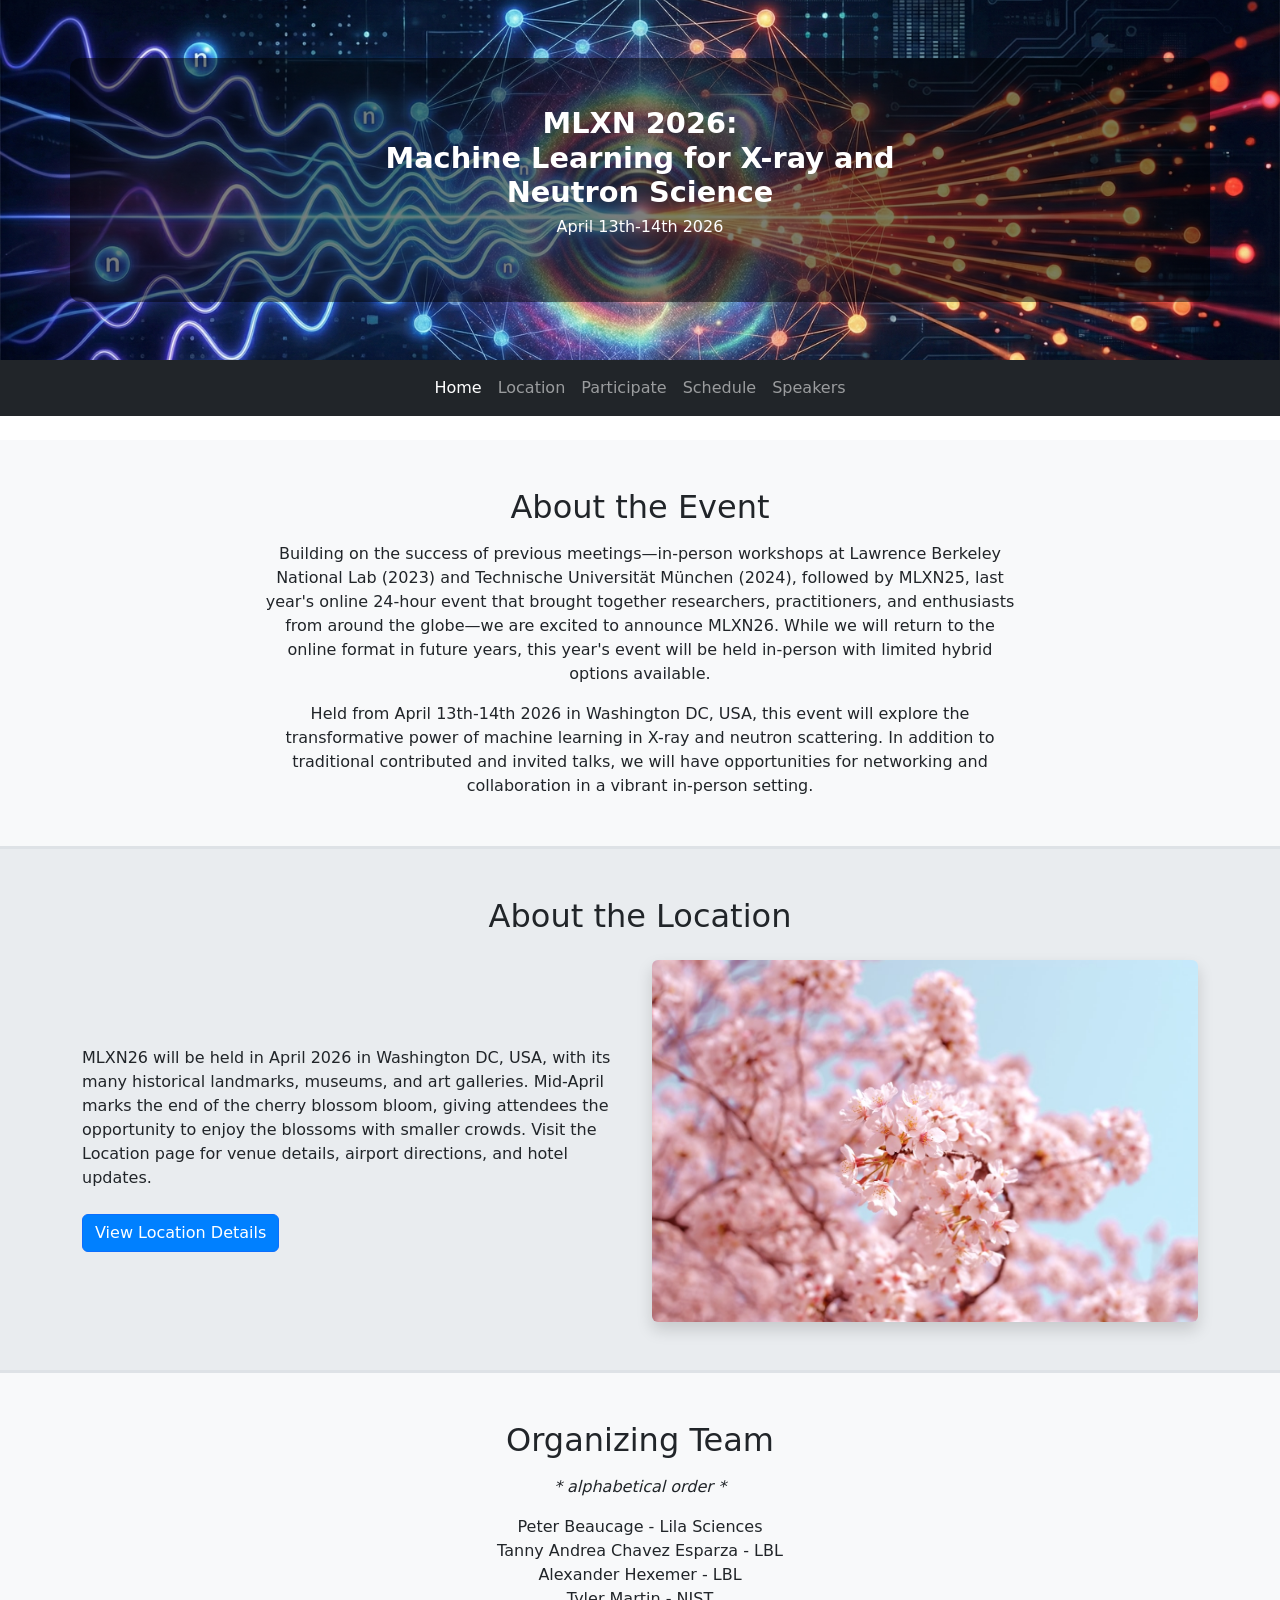
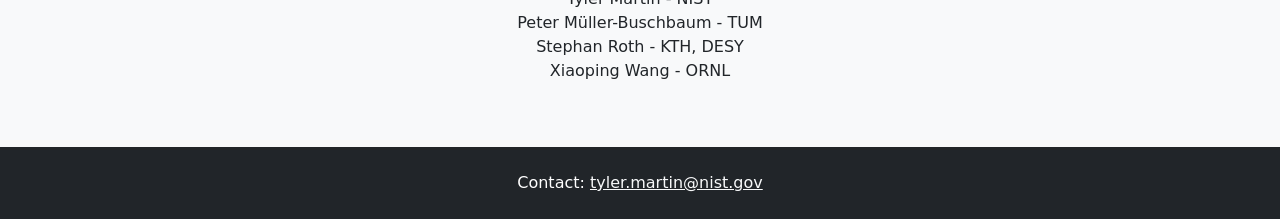
<file: index.html>
<!DOCTYPE html>
<html lang="en">
<head>
    <meta charset="UTF-8">
    <meta name="viewport" content="width=device-width, initial-scale=1.0">
    <title>MLXN 2026 Symposium</title>

    <link href="https://cdn.jsdelivr.net/npm/bootstrap@5.3.2/dist/css/bootstrap.min.css" rel="stylesheet">
    <link href="styles.css" rel="stylesheet">

    <!-- NIST Footer -->
   <link rel="stylesheet" href="https://pages.nist.gov/nist-header-footer/css/nist-combined.css">
   <script src="https://pages.nist.gov/nist-header-footer/js/nist-header-footer.js" type="text/javascript" defer="defer"></script>

    <!-- NIST Leave Notice -->
    <script type="text/javascript" src="https://code.jquery.com/jquery-1.12.4.min.js"></script>
    <script type="text/javascript" src="https://pages.nist.gov/leaveNotice/js/jquery.leaveNotice-nist.min.js"></script>
    <link rel="stylesheet" type="text/css" href="https://pages.nist.gov/leaveNotice/css/jquery.leaveNotice.css" />


    <script type="text/javascript">
        $(function(){
         $('a[rel=external]').filter(function () {
             return !/\.nist\.gov$/i.test(this.hostname) && this.hostname.toLowerCase() !== 'nist.gov';
         }).leaveNotice();
        });
    </script>
</head>
<body>

    <!--
    <div class="alert alert-warning text-center mb-0" role="alert">
        This website is in development. All details are subject to change.
    </div>
    -->

    <!-- Hero Section -->
    <header class="hero d-flex flex-column justify-content-center align-items-center text-center">
        <div class="container text-white py-5">
            <h1 class="display-4 fw-bold">MLXN 2026:<br/> Machine Learning for X-ray and <br/> Neutron Science</h1>
            <p class="lead"> April 13th-14th 2026 </p>
            <!-- <a href="https://forms.gle/H5YNSt72dLBRPrXT7" rel="external" class="btn btn-primary btn-lg mt-3">Register Now</a> -->
            <!-- <a href="https://forms.gle/bDFXMEPGEKgv2yoD7" rel="external" class="btn btn-primary btn-lg mt-3">Submit a Talk</a> -->

        </div>
    </header>

    <!-- Navigation Bar -->
    <nav class="navbar navbar-expand-lg navbar-dark bg-dark mb-4">
        <div class="container">
            <button class="navbar-toggler" type="button" data-bs-toggle="collapse" data-bs-target="#navbarNav" aria-controls="navbarNav" aria-expanded="false" aria-label="Toggle navigation">
                <span class="navbar-toggler-icon"></span>
            </button>
            <div class="collapse navbar-collapse justify-content-center" id="navbarNav">
                <ul class="navbar-nav">
                    <li class="nav-item">
                        <a class="nav-link active" href="index.html">Home</a>
                    </li>
                    <li class="nav-item">
                        <a class="nav-link" href="location.html">Location</a>
                    </li>
                    <li class="nav-item">
                        <a class="nav-link" href="participate.html">Participate</a>
                    </li>
                    <li class="nav-item">
                        <a class="nav-link" href="schedule.html">Schedule</a>
                    </li>
                    <li class="nav-item">
                        <a class="nav-link" href="speakers.html">Speakers</a>
                    </li>
                    <!-- 
                    <li class="nav-item">
                        <a class="nav-link" href="https://forms.gle/H5YNSt72dLBRPrXT7" rel="external">Meeting Registration</a>
                    </li>
                    <li class="nav-item">
                        <a class="nav-link" href="https://forms.gle/bDFXMEPGEKgv2yoD7" rel="external">Talk Submission</a>
                    </li> 
                    -->
                </ul>
            </div>
        </div>
    </nav>

    <!-- Connection Information Banner -->
    <!--
    <div class="alert alert-info text-center mb-4" role="alert">
        <div class="d-flex align-items-center justify-content-center">
            <svg xmlns="http://www.w3.org/2000/svg" width="24" height="24" fill="currentColor" class="bi bi-info-circle-fill flex-shrink-0 me-2" viewBox="0 0 16 16">
                <path d="M8 16A8 8 0 1 0 8 0a8 8 0 0 0 0 16zm.93-9.412-1 4.705c-.07.34.029.533.304.533.194 0 .487-.07.686-.246l-.088.416c-.287.346-.92.598-1.465.598-.703 0-1.002-.422-.808-1.319l.738-3.468c.064-.293.006-.399-.287-.47l-.451-.081.082-.381 2.29-.287zM8 5.5a1 1 0 1 1 0-2 1 1 0 0 1 0 2z"/>
            </svg>
            <div>
                <strong>Connection information</strong> was distributed to all registered participants. Please contact <a href="mailto:tyler.martin@nist.gov">tyler.martin@nist.gov</a> if you did not receive the email.
            </div>
        </div>
    </div>
    -->

    <!-- About Section -->
    <section id="about" class="py-5 bg-light">
        <div class="container text-center">
            <h2>About the Event</h2>
            <p class="mt-3">
                Building on the success of previous meetings—in-person workshops at Lawrence Berkeley National Lab (2023) 
                and Technische Universität München (2024), followed by MLXN25, last year's online 24-hour event that brought 
                together researchers, practitioners, and enthusiasts from around the globe—we are excited to announce MLXN26. 
                While we will return to the online format in future years, this year's event will be held in-person with 
                limited hybrid options available.
            </p>
            <p class="mt-3">
                Held from April 13th-14th 2026 in Washington DC, USA, this event will explore the transformative power of 
                machine learning in X-ray and neutron scattering. In addition to traditional contributed and invited talks, 
                we will have opportunities for networking and collaboration in a vibrant in-person setting.
            </p>
        </div>
    </section>

    <!-- About the Location Section -->
    <section id="location" class="py-5 location-section">
        <div class="container">
            <h2 class="text-center mb-4">About the Location</h2>
            <div class="row align-items-center">
                <div class="col-md-6">
                    <p class="mt-3">
                        MLXN26 will be held in April 2026 in Washington DC, USA, with its many historical landmarks, museums, and art galleries.
                        Mid-April marks the end of the cherry blossom bloom, giving attendees the opportunity to enjoy the blossoms
                        with smaller crowds. Visit the Location page for venue details, airport directions, and hotel updates.
                    </p>
                    <div class="mt-4">
                        <a class="btn btn-primary" href="location.html">View Location Details</a>
                    </div>
                </div>
                <div class="col-md-6 text-center mt-4 mt-md-0">
                    <img src="cherry-blossoms.jpg" alt="Cherry blossoms in Washington DC" class="img-fluid rounded shadow" style="max-height: 400px; width: auto; object-fit: cover;">
                </div>
            </div>
        </div>
    </section>


    <!-- Organizing Team Section -->
    <section id="organizing-team" class="py-5 bg-light">
        <div class="container text-center">
            <h2>Organizing Team</h2>
            <p class="mt-3"><em>* alphabetical order *</em></p>
            <ul class="list-unstyled mt-3">
                <li>Peter Beaucage - Lila Sciences</li>
                <li>Tanny Andrea Chavez Esparza - LBL</li>
                <li>Alexander Hexemer - LBL</li>
                <li>Tyler Martin - NIST</li>
                <li>Peter Müller-Buschbaum - TUM</li>
                <li>Stephan Roth - KTH, DESY</li>
                <li>Xiaoping Wang - ORNL</li>
            </ul>
        </div>
    </section>

    <!-- Footer -->
    <footer class="py-4 bg-dark text-white text-center">
        <p>Contact: <a href="mailto:tyler.martin@nist.gov" class="text-light">tyler.martin@nist.gov</a></p>
    </footer>

    <script src="https://cdn.jsdelivr.net/npm/bootstrap@5.3.2/dist/js/bootstrap.bundle.min.js"></script>
</body>
</html>
</file>
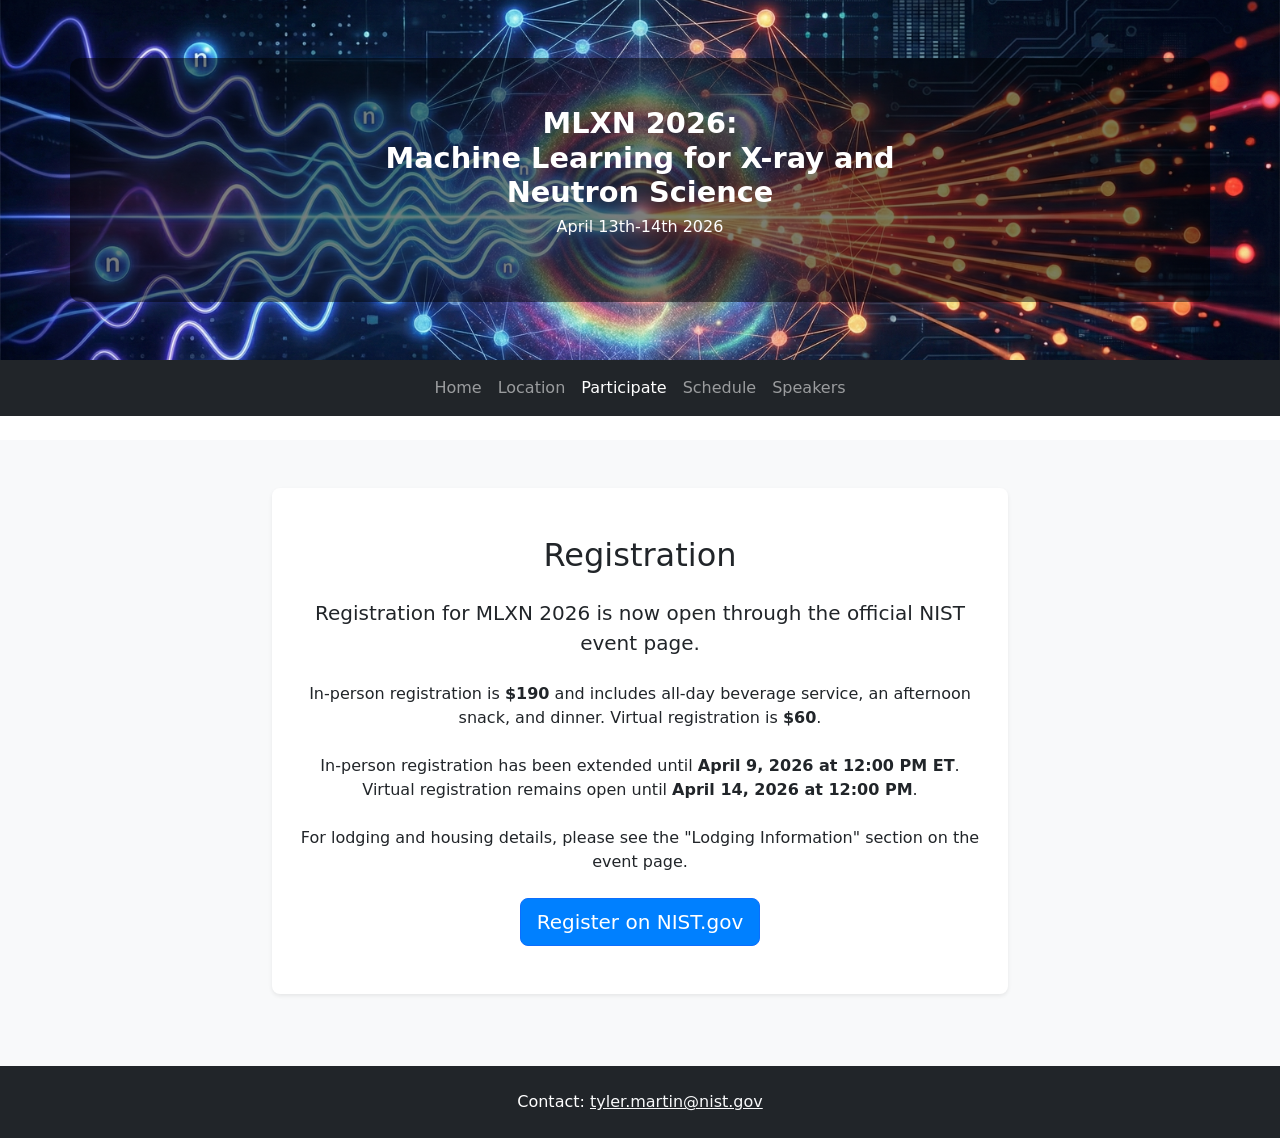
<file: participate.html>
<!DOCTYPE html>
<html lang="en">
<head>
    <meta charset="UTF-8">
    <meta name="viewport" content="width=device-width, initial-scale=1.0">
    <title>MLXN 2026 Symposium | Participate</title>

    <link href="https://cdn.jsdelivr.net/npm/bootstrap@5.3.2/dist/css/bootstrap.min.css" rel="stylesheet">
    <link href="styles.css" rel="stylesheet">

    <!-- NIST Footer -->
   <link rel="stylesheet" href="https://pages.nist.gov/nist-header-footer/css/nist-combined.css">
   <script src="https://pages.nist.gov/nist-header-footer/js/nist-header-footer.js" type="text/javascript" defer="defer"></script>

    <!-- NIST Leave Notice -->
    <script type="text/javascript" src="https://code.jquery.com/jquery-1.12.4.min.js"></script>
    <script type="text/javascript" src="https://pages.nist.gov/leaveNotice/js/jquery.leaveNotice-nist.min.js"></script>
    <link rel="stylesheet" type="text/css" href="https://pages.nist.gov/leaveNotice/css/jquery.leaveNotice.css" />

    <script type="text/javascript">
        $(function(){
         $('a[rel=external]').filter(function () {
             return !/\.nist\.gov$/i.test(this.hostname) && this.hostname.toLowerCase() !== 'nist.gov';
         }).leaveNotice();
        });
    </script>
</head>
<body>
    <!-- Hero Section -->
    <header class="hero d-flex flex-column justify-content-center align-items-center text-center">
        <div class="container text-white py-5">
            <h1 class="display-4 fw-bold">MLXN 2026:<br/> Machine Learning for X-ray and <br/> Neutron Science</h1>
            <p class="lead"> April 13th-14th 2026 </p>
        </div>
    </header>

    <!-- Navigation Bar -->
    <nav class="navbar navbar-expand-lg navbar-dark bg-dark mb-4">
        <div class="container">
            <button class="navbar-toggler" type="button" data-bs-toggle="collapse" data-bs-target="#navbarNav" aria-controls="navbarNav" aria-expanded="false" aria-label="Toggle navigation">
                <span class="navbar-toggler-icon"></span>
            </button>
            <div class="collapse navbar-collapse justify-content-center" id="navbarNav">
                <ul class="navbar-nav">
                    <li class="nav-item">
                        <a class="nav-link" href="index.html">Home</a>
                    </li>
                    <li class="nav-item">
                        <a class="nav-link" href="location.html">Location</a>
                    </li>
                    <li class="nav-item">
                        <a class="nav-link active" href="participate.html">Participate</a>
                    </li>
                    <li class="nav-item">
                        <a class="nav-link" href="schedule.html">Schedule</a>
                    </li>
                    <li class="nav-item">
                        <a class="nav-link" href="speakers.html">Speakers</a>
                    </li>
                    <!-- 
                    <li class="nav-item">
                        <a class="nav-link" href="https://forms.gle/bDFXMEPGEKgv2yoD7" rel="external">Talk Submission</a>
                    </li> 
                    -->
                </ul>
            </div>
        </div>
    </nav>

    <!-- Participate Section -->
    <section class="py-5 bg-light">
        <div class="container">
            <div class="row justify-content-center">
                <div class="col-lg-8">
                    <!-- Registration Card -->
                    <div class="card shadow-sm mb-4">
                        <div class="card-body text-center py-5">
                            <h2 class="mb-4">Registration</h2>
                            <p class="lead mb-4">
                                Registration for MLXN 2026 is now open through the official NIST event page.
                            </p>
                            <p class="mb-4">
                                In-person registration is <strong>$190</strong> and includes all-day beverage service, an afternoon snack, and dinner. Virtual registration is <strong>$60</strong>.
                            </p>
                            <p class="mb-4">
                                In-person registration has been extended until <strong>April 9, 2026 at 12:00 PM ET</strong>. Virtual registration remains open until <strong>April 14, 2026 at 12:00 PM</strong>.
                            </p>
                            <p class="mb-4">
                                For lodging and housing details, please see the "Lodging Information" section on the event page.
                            </p>
                            <div class="mt-4">
                                <a href="https://www.nist.gov/news-events/events/2026/04/mlxn-machine-learning-x-ray-and-neutron-scattering" rel="external" class="btn btn-primary btn-lg">Register on NIST.gov</a>
                            </div>
                        </div>
                    </div>
                </div>
            </div>
        </div>
    </section>

    <!-- Footer -->
    <footer class="py-4 bg-dark text-white text-center">
        <p>Contact: <a href="mailto:tyler.martin@nist.gov" class="text-light">tyler.martin@nist.gov</a></p>
    </footer>

    <script src="https://cdn.jsdelivr.net/npm/bootstrap@5.3.2/dist/js/bootstrap.bundle.min.js"></script>
</body>
</html>
</file>
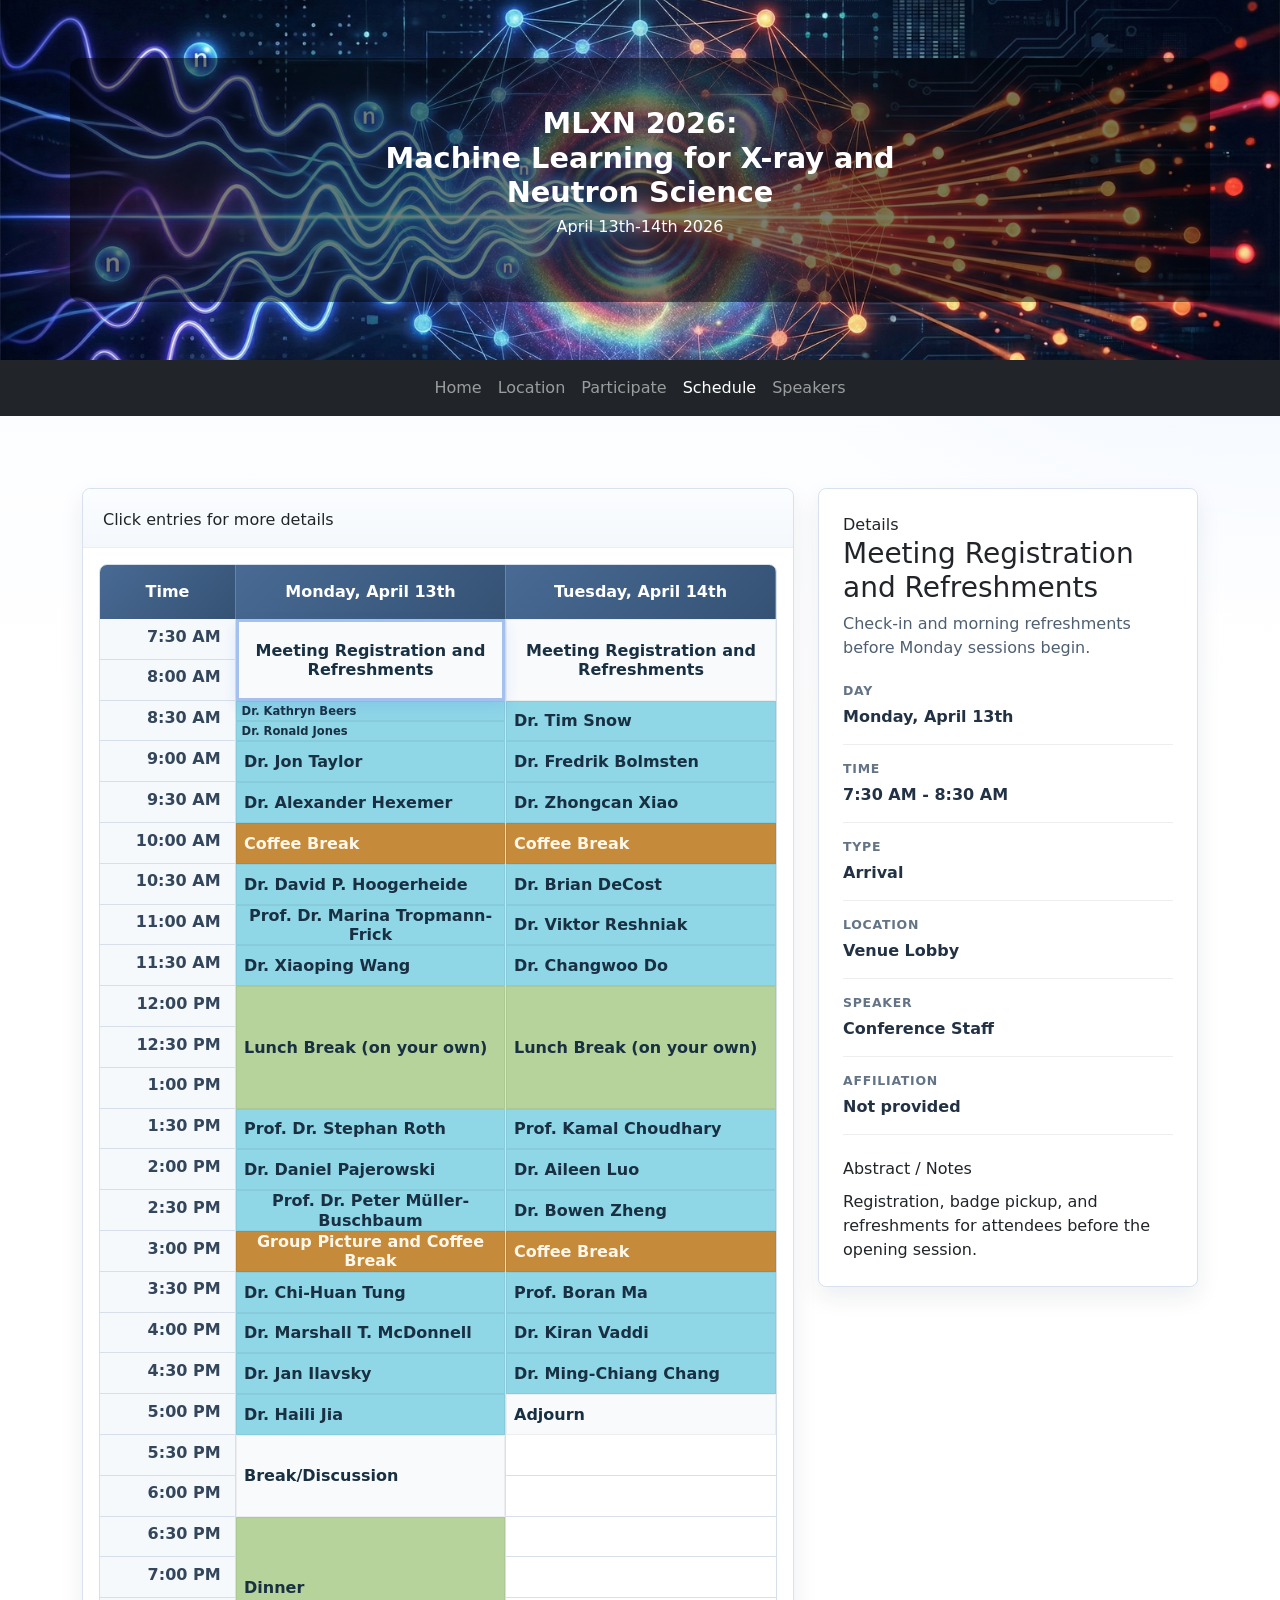
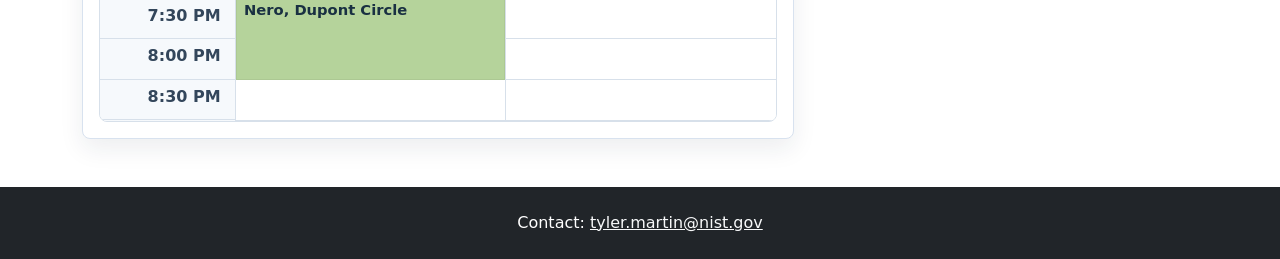
<file: schedule.html>
<!DOCTYPE html>
<html lang="en">
<head>
    <meta charset="UTF-8">
    <meta name="viewport" content="width=device-width, initial-scale=1.0">
    <title>MLXN 2026 Symposium | Schedule</title>

    <link href="https://cdn.jsdelivr.net/npm/bootstrap@5.3.2/dist/css/bootstrap.min.css" rel="stylesheet">
    <link href="styles.css" rel="stylesheet">

    <!-- NIST Footer -->
   <link rel="stylesheet" href="https://pages.nist.gov/nist-header-footer/css/nist-combined.css">
   <script src="https://pages.nist.gov/nist-header-footer/js/nist-header-footer.js" type="text/javascript" defer="defer"></script>

    <!-- NIST Leave Notice -->
    <script type="text/javascript" src="https://code.jquery.com/jquery-1.12.4.min.js"></script>
    <script type="text/javascript" src="https://pages.nist.gov/leaveNotice/js/jquery.leaveNotice-nist.min.js"></script>
    <link rel="stylesheet" type="text/css" href="https://pages.nist.gov/leaveNotice/css/jquery.leaveNotice.css" />

    <script type="text/javascript">
        $(function(){
         $('a[rel=external]').filter(function () {
             return !/\.nist\.gov$/i.test(this.hostname) && this.hostname.toLowerCase() !== 'nist.gov';
         }).leaveNotice();
        });
    </script>
</head>
<body class="schedule-agenda-page">
    <!-- Hero Section -->
    <header class="hero d-flex flex-column justify-content-center align-items-center text-center">
        <div class="container text-white py-5">
            <h1 class="display-4 fw-bold">MLXN 2026:<br/> Machine Learning for X-ray and <br/> Neutron Science</h1>
            <p class="lead"> April 13th-14th 2026 </p>
        </div>
    </header>

    <!-- Navigation Bar -->
    <nav class="navbar navbar-expand-lg navbar-dark bg-dark mb-4">
        <div class="container">
            <button class="navbar-toggler" type="button" data-bs-toggle="collapse" data-bs-target="#navbarNav" aria-controls="navbarNav" aria-expanded="false" aria-label="Toggle navigation">
                <span class="navbar-toggler-icon"></span>
            </button>
            <div class="collapse navbar-collapse justify-content-center" id="navbarNav">
                <ul class="navbar-nav">
                    <li class="nav-item">
                        <a class="nav-link" href="index.html">Home</a>
                    </li>
                    <li class="nav-item">
                        <a class="nav-link" href="location.html">Location</a>
                    </li>
                    <li class="nav-item">
                        <a class="nav-link" href="participate.html">Participate</a>
                    </li>
                    <li class="nav-item">
                        <a class="nav-link active" href="schedule.html">Schedule</a>
                    </li>
                    <li class="nav-item">
                        <a class="nav-link" href="speakers.html">Speakers</a>
                    </li>
                </ul>
            </div>
        </div>
    </nav>

    <section class="py-5">
        <div class="container">

            <div id="scheduleError" class="alert alert-danger d-none" role="alert"></div>

            <div class="agenda-layout">
                <section class="agenda-board-shell" aria-labelledby="agenda-title">
                    <div class="agenda-board-header">
                        <div>
                            <span class="eyebrow">Click entries for more details</span>
                        </div>
                    </div>
                    <div id="agendaBoard" class="agenda-board" aria-live="polite"></div>
                </section>

                <aside class="agenda-detail-shell" aria-labelledby="agenda-detail-title">
                    <div class="agenda-detail-card">
                        <span class="eyebrow">Details</span>
                        <h3 id="agenda-detail-title">Select a session</h3>
                        <p id="agendaDetailSummary" class="agenda-detail-summary">
                            Choose any agenda block to review timing, speakers, and session information.
                        </p>

                        <dl class="agenda-detail-meta">
                            <div>
                                <dt>Day</dt>
                                <dd id="agendaDetailDay">Not selected</dd>
                            </div>
                            <div>
                                <dt>Time</dt>
                                <dd id="agendaDetailTime">Not selected</dd>
                            </div>
                            <div>
                                <dt>Type</dt>
                                <dd id="agendaDetailType">Not selected</dd>
                            </div>
                            <div>
                                <dt>Location</dt>
                                <dd id="agendaDetailLocation">Not selected</dd>
                            </div>
                            <div>
                                <dt>Speaker</dt>
                                <dd id="agendaDetailSpeaker">Not selected</dd>
                            </div>
                            <div>
                                <dt>Affiliation</dt>
                                <dd id="agendaDetailAffiliation">Not selected</dd>
                            </div>
                        </dl>

                        <div class="agenda-detail-section">
                            <h4>Abstract / Notes</h4>
                            <p id="agendaDetailAbstract" class="mb-0">
                                Session details will appear here after you select an item.
                            </p>
                        </div>
                    </div>
                </aside>
            </div>
        </div>
    </section>

    <!-- Footer -->
    <footer class="py-4 bg-dark text-white text-center">
        <p>Contact: <a href="mailto:tyler.martin@nist.gov" class="text-light">tyler.martin@nist.gov</a></p>
    </footer>

    <script src="https://cdn.jsdelivr.net/npm/bootstrap@5.3.2/dist/js/bootstrap.bundle.min.js"></script>
    <script defer src="schedule.js"></script>
</body>
</html>
</file>
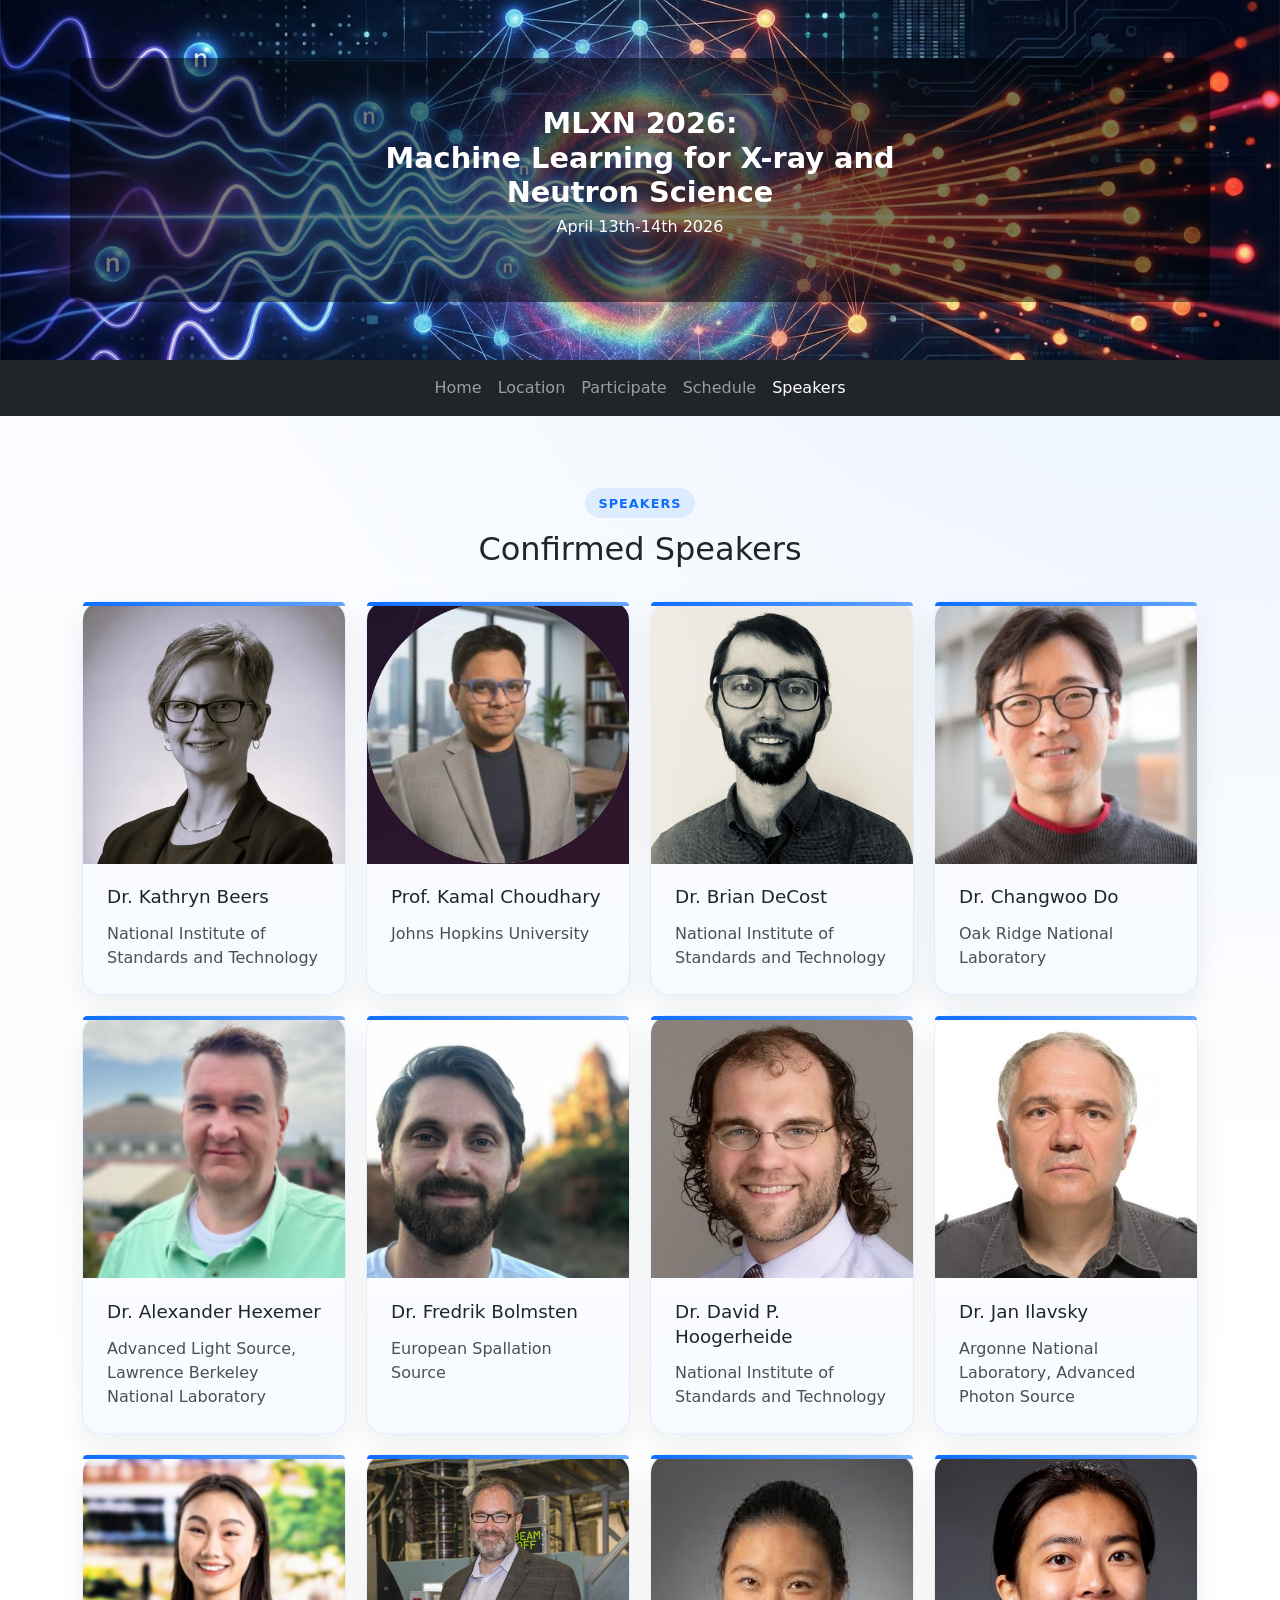
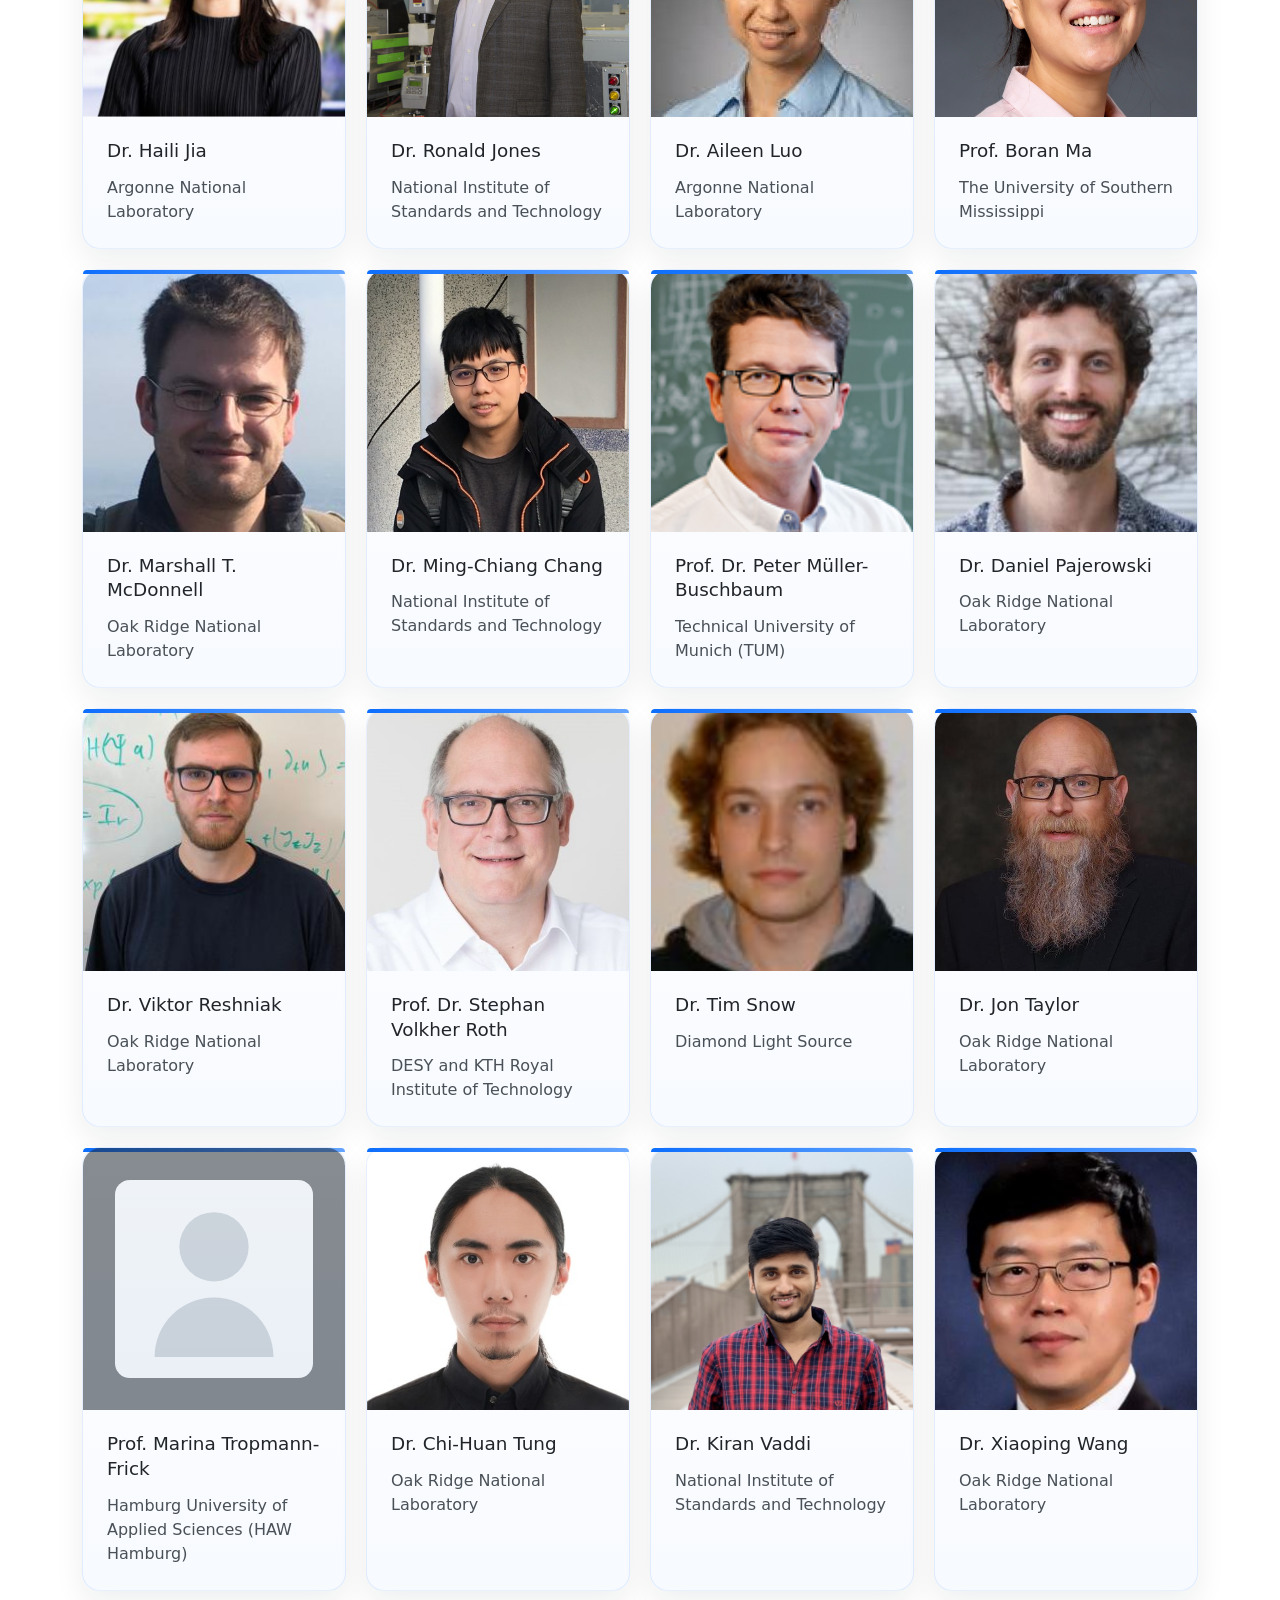
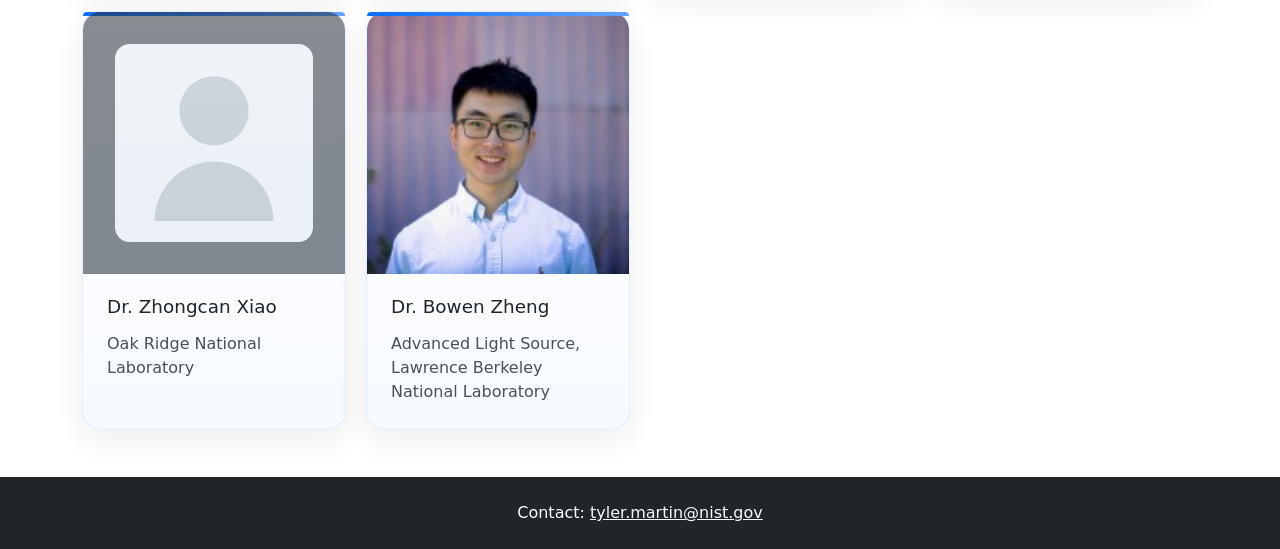
<file: speakers.html>
<!DOCTYPE html>
<html lang="en">
<head>
    <meta charset="UTF-8">
    <meta name="viewport" content="width=device-width, initial-scale=1.0">
    <title>MLXN 2026 Symposium | Speakers</title>

    <link href="https://cdn.jsdelivr.net/npm/bootstrap@5.3.2/dist/css/bootstrap.min.css" rel="stylesheet">
    <link href="styles.css" rel="stylesheet">

    <!-- NIST Footer -->
   <link rel="stylesheet" href="https://pages.nist.gov/nist-header-footer/css/nist-combined.css">
   <script src="https://pages.nist.gov/nist-header-footer/js/nist-header-footer.js" type="text/javascript" defer="defer"></script>

    <!-- NIST Leave Notice -->
    <script type="text/javascript" src="https://code.jquery.com/jquery-1.12.4.min.js"></script>
    <script type="text/javascript" src="https://pages.nist.gov/leaveNotice/js/jquery.leaveNotice-nist.min.js"></script>
    <link rel="stylesheet" type="text/css" href="https://pages.nist.gov/leaveNotice/css/jquery.leaveNotice.css" />

    <script type="text/javascript">
        $(function(){
         $('a[rel=external]').filter(function () {
             return !/\.nist\.gov$/i.test(this.hostname) && this.hostname.toLowerCase() !== 'nist.gov';
         }).leaveNotice();
        });
    </script>
</head>
<body class="speakers-page">
    <!-- Hero Section -->
    <header class="hero d-flex flex-column justify-content-center align-items-center text-center">
        <div class="container text-white py-5">
            <h1 class="display-4 fw-bold">MLXN 2026:<br/> Machine Learning for X-ray and <br/> Neutron Science</h1>
            <p class="lead"> April 13th-14th 2026 </p>
        </div>
    </header>

    <!-- Navigation Bar -->
    <nav class="navbar navbar-expand-lg navbar-dark bg-dark mb-4">
        <div class="container">
            <button class="navbar-toggler" type="button" data-bs-toggle="collapse" data-bs-target="#navbarNav" aria-controls="navbarNav" aria-expanded="false" aria-label="Toggle navigation">
                <span class="navbar-toggler-icon"></span>
            </button>
            <div class="collapse navbar-collapse justify-content-center" id="navbarNav">
                <ul class="navbar-nav">
                    <li class="nav-item">
                        <a class="nav-link" href="index.html">Home</a>
                    </li>
                    <li class="nav-item">
                        <a class="nav-link" href="location.html">Location</a>
                    </li>
                    <li class="nav-item">
                        <a class="nav-link" href="participate.html">Participate</a>
                    </li>
                    <li class="nav-item">
                        <a class="nav-link" href="schedule.html">Schedule</a>
                    </li>
                    <li class="nav-item">
                        <a class="nav-link active" href="speakers.html">Speakers</a>
                    </li>
                </ul>
            </div>
        </div>
    </nav>

    <section class="py-5">
        <div class="container">
            <div class="schedule-intro">
                <span class="eyebrow">Speakers</span>
                <h2 class="mb-3">Confirmed Speakers</h2>
            </div>

            <div class="speaker-grid">
                <article class="speaker-card">
                    <div class="speaker-photo-wrap">
                        <img class="speaker-photo" src="images/kate-beers.jpg" alt="Portrait of Dr. Kathryn Beers" loading="lazy">
                    </div>
                    <div class="speaker-card-body">
                        <h3 class="speaker-name">Dr. Kathryn Beers</h3>
                        <p class="speaker-affiliation">National Institute of Standards and Technology</p>
                    </div>
                </article>
                <article class="speaker-card">
                    <div class="speaker-photo-wrap">
                        <img class="speaker-photo" src="images/kamal-choudhary.png" alt="Portrait of Prof. Kamal Choudhary" loading="lazy">
                    </div>
                    <div class="speaker-card-body">
                        <h3 class="speaker-name">Prof. Kamal Choudhary</h3>
                        <p class="speaker-affiliation">Johns Hopkins University</p>
                    </div>
                </article>
                <article class="speaker-card">
                    <div class="speaker-photo-wrap">
                        <img class="speaker-photo" src="images/brian-decost.jpg" alt="Portrait of Dr. Brian DeCost" loading="lazy">
                    </div>
                    <div class="speaker-card-body">
                        <h3 class="speaker-name">Dr. Brian DeCost</h3>
                        <p class="speaker-affiliation">National Institute of Standards and Technology</p>
                    </div>
                </article>
                <article class="speaker-card">
                    <div class="speaker-photo-wrap">
                        <img class="speaker-photo" src="images/changwoo-do.jpg" alt="Portrait of Dr. Changwoo Do" loading="lazy">
                    </div>
                    <div class="speaker-card-body">
                        <h3 class="speaker-name">Dr. Changwoo Do</h3>
                        <p class="speaker-affiliation">Oak Ridge National Laboratory</p>
                    </div>
                </article>
                <article class="speaker-card">
                    <div class="speaker-photo-wrap">
                        <img class="speaker-photo" src="images/alexander-hexemer.png" alt="Portrait of Dr. Alexander Hexemer" loading="lazy">
                    </div>
                    <div class="speaker-card-body">
                        <h3 class="speaker-name">Dr. Alexander Hexemer</h3>
                        <p class="speaker-affiliation">Advanced Light Source, Lawrence Berkeley National Laboratory</p>
                    </div>
                </article>
                <article class="speaker-card">
                    <div class="speaker-photo-wrap">
                        <img class="speaker-photo" src="images/frederik-bolmsten.jpeg" alt="Portrait of Dr. Fredrik Bolmsten" loading="lazy">
                    </div>
                    <div class="speaker-card-body">
                        <h3 class="speaker-name">Dr. Fredrik Bolmsten</h3>
                        <p class="speaker-affiliation">European Spallation Source</p>
                    </div>
                </article>
                <article class="speaker-card">
                    <div class="speaker-photo-wrap">
                        <img class="speaker-photo" src="images/david-hoogerheide.jpg" alt="Portrait of Dr. David P. Hoogerheide" loading="lazy">
                    </div>
                    <div class="speaker-card-body">
                        <h3 class="speaker-name">Dr. David P. Hoogerheide</h3>
                        <p class="speaker-affiliation">National Institute of Standards and Technology</p>
                    </div>
                </article>
                <article class="speaker-card">
                    <div class="speaker-photo-wrap">
                        <img class="speaker-photo" src="images/jan-ilavsky.jpg" alt="Portrait of Dr. Jan Ilavsky" loading="lazy">
                    </div>
                    <div class="speaker-card-body">
                        <h3 class="speaker-name">Dr. Jan Ilavsky</h3>
                        <p class="speaker-affiliation">Argonne National Laboratory, Advanced Photon Source</p>
                    </div>
                </article>
                <article class="speaker-card">
                    <div class="speaker-photo-wrap">
                        <img class="speaker-photo" src="images/haili-jia.png" alt="Portrait of Dr. Haili Jia" loading="lazy">
                    </div>
                    <div class="speaker-card-body">
                        <h3 class="speaker-name">Dr. Haili Jia</h3>
                        <p class="speaker-affiliation">Argonne National Laboratory</p>
                    </div>
                </article>
                <article class="speaker-card">
                    <div class="speaker-photo-wrap">
                        <img class="speaker-photo" src="images/ron-jones.jpg" alt="Portrait of Dr. Ronald Jones" loading="lazy">
                    </div>
                    <div class="speaker-card-body">
                        <h3 class="speaker-name">Dr. Ronald Jones</h3>
                        <p class="speaker-affiliation">National Institute of Standards and Technology</p>
                    </div>
                </article>
                <article class="speaker-card">
                    <div class="speaker-photo-wrap">
                        <img class="speaker-photo" src="images/aileen-luo.jpeg" alt="Portrait of Dr. Aileen Luo" loading="lazy">
                    </div>
                    <div class="speaker-card-body">
                        <h3 class="speaker-name">Dr. Aileen Luo</h3>
                        <p class="speaker-affiliation">Argonne National Laboratory</p>
                    </div>
                </article>
                <article class="speaker-card">
                    <div class="speaker-photo-wrap">
                        <img class="speaker-photo" src="images/boran-ma.jpg" alt="Portrait of Prof. Boran Ma" loading="lazy" style="--speaker-focus-y: 14%;">
                    </div>
                    <div class="speaker-card-body">
                        <h3 class="speaker-name">Prof. Boran Ma</h3>
                        <p class="speaker-affiliation">The University of Southern Mississippi</p>
                    </div>
                </article>
                <article class="speaker-card">
                    <div class="speaker-photo-wrap">
                        <img class="speaker-photo" src="images/marshall-mcdonnell.jpg" alt="Portrait of Dr. Marshall T. McDonnell" loading="lazy" style="--speaker-focus-y: 16%;">
                    </div>
                    <div class="speaker-card-body">
                        <h3 class="speaker-name">Dr. Marshall T. McDonnell</h3>
                        <p class="speaker-affiliation">Oak Ridge National Laboratory</p>
                    </div>
                </article>
                <article class="speaker-card">
                    <div class="speaker-photo-wrap">
                        <img class="speaker-photo" src="images/ming-chiang-chang.jpeg" alt="Portrait of Dr. Ming-Chiang Chang" loading="lazy">
                    </div>
                    <div class="speaker-card-body">
                        <h3 class="speaker-name">Dr. Ming-Chiang Chang</h3>
                        <p class="speaker-affiliation">National Institute of Standards and Technology</p>
                    </div>
                </article>
                <article class="speaker-card">
                    <div class="speaker-photo-wrap">
                        <img class="speaker-photo" src="images/peter-mueller-buschbaum.png" alt="Portrait of Prof. Dr. Peter Müller-Buschbaum" loading="lazy" style="--speaker-focus-y: 16%;">
                    </div>
                    <div class="speaker-card-body">
                        <h3 class="speaker-name">Prof. Dr. Peter Müller-Buschbaum</h3>
                        <p class="speaker-affiliation">Technical University of Munich (TUM)</p>
                    </div>
                </article>
                <article class="speaker-card">
                    <div class="speaker-photo-wrap">
                        <img class="speaker-photo" src="images/daniel-pajerowski.jpg" alt="Portrait of Dr. Daniel Pajerowski" loading="lazy">
                    </div>
                    <div class="speaker-card-body">
                        <h3 class="speaker-name">Dr. Daniel Pajerowski</h3>
                        <p class="speaker-affiliation">Oak Ridge National Laboratory</p>
                    </div>
                </article>
                <article class="speaker-card">
                    <div class="speaker-photo-wrap">
                        <img class="speaker-photo" src="images/viktor-reshniak.jpg" alt="Portrait of Dr. Viktor Reshniak" loading="lazy" style="--speaker-focus-y: 36%;">
                    </div>
                    <div class="speaker-card-body">
                        <h3 class="speaker-name">Dr. Viktor Reshniak</h3>
                        <p class="speaker-affiliation">Oak Ridge National Laboratory</p>
                    </div>
                </article>
                <article class="speaker-card">
                    <div class="speaker-photo-wrap">
                        <img class="speaker-photo" src="images/stephan-roth.jpg" alt="Portrait of Prof. Dr. Stephan Volkher Roth" loading="lazy" style="--speaker-focus-y: 22%;">
                    </div>
                    <div class="speaker-card-body">
                        <h3 class="speaker-name">Prof. Dr. Stephan Volkher Roth</h3>
                        <p class="speaker-affiliation">DESY and KTH Royal Institute of Technology</p>
                    </div>
                </article>
                <article class="speaker-card">
                    <div class="speaker-photo-wrap">
                        <img class="speaker-photo" src="images/tim-snow.jpg" alt="Portrait of Dr. Tim Snow" loading="lazy">
                    </div>
                    <div class="speaker-card-body">
                        <h3 class="speaker-name">Dr. Tim Snow</h3>
                        <p class="speaker-affiliation">Diamond Light Source</p>
                    </div>
                </article>
                <article class="speaker-card">
                    <div class="speaker-photo-wrap">
                        <img class="speaker-photo" src="images/jon-taylor.jpg" alt="Portrait of Dr. Jon Taylor" loading="lazy">
                    </div>
                    <div class="speaker-card-body">
                        <h3 class="speaker-name">Dr. Jon Taylor</h3>
                        <p class="speaker-affiliation">Oak Ridge National Laboratory</p>
                    </div>
                </article>
                <article class="speaker-card">
                    <div class="speaker-photo-wrap">
                        <img class="speaker-photo placeholder" src="images/placeholder-person.svg" alt="Placeholder portrait for Prof. Marina Tropmann-Frick" loading="lazy">
                    </div>
                    <div class="speaker-card-body">
                        <h3 class="speaker-name">Prof. Marina Tropmann-Frick</h3>
                        <p class="speaker-affiliation">Hamburg University of Applied Sciences (HAW Hamburg)</p>
                    </div>
                </article>
                <article class="speaker-card">
                    <div class="speaker-photo-wrap">
                        <img class="speaker-photo" src="images/chi-huang-tung.jpeg" alt="Portrait of Dr. Chi-Huan Tung" loading="lazy">
                    </div>
                    <div class="speaker-card-body">
                        <h3 class="speaker-name">Dr. Chi-Huan Tung</h3>
                        <p class="speaker-affiliation">Oak Ridge National Laboratory</p>
                    </div>
                </article>
                <article class="speaker-card">
                    <div class="speaker-photo-wrap">
                        <img class="speaker-photo" src="images/kiran-vaddi.jpeg" alt="Portrait of Dr. Kiran Vaddi" loading="lazy">
                    </div>
                    <div class="speaker-card-body">
                        <h3 class="speaker-name">Dr. Kiran Vaddi</h3>
                        <p class="speaker-affiliation">National Institute of Standards and Technology</p>
                    </div>
                </article>
                <article class="speaker-card">
                    <div class="speaker-photo-wrap">
                        <img class="speaker-photo" src="images/xiaoping-wang.jpg" alt="Portrait of Dr. Xiaoping Wang" loading="lazy">
                    </div>
                    <div class="speaker-card-body">
                        <h3 class="speaker-name">Dr. Xiaoping Wang</h3>
                        <p class="speaker-affiliation">Oak Ridge National Laboratory</p>
                    </div>
                </article>
                <article class="speaker-card">
                    <div class="speaker-photo-wrap">
                        <img class="speaker-photo placeholder" src="images/placeholder-person.svg" alt="Placeholder portrait for Dr. Zhongcan Xiao" loading="lazy">
                    </div>
                    <div class="speaker-card-body">
                        <h3 class="speaker-name">Dr. Zhongcan Xiao</h3>
                        <p class="speaker-affiliation">Oak Ridge National Laboratory</p>
                    </div>
                </article>
                <article class="speaker-card">
                    <div class="speaker-photo-wrap">
                        <img class="speaker-photo" src="images/bowen-zheng.jpg" alt="Portrait of Dr. Bowen Zheng" loading="lazy">
                    </div>
                    <div class="speaker-card-body">
                        <h3 class="speaker-name">Dr. Bowen Zheng</h3>
                        <p class="speaker-affiliation">Advanced Light Source, Lawrence Berkeley National Laboratory</p>
                    </div>
                </article>
            </div>
        </div>
    </section>

    <!-- Footer -->
    <footer class="py-4 bg-dark text-white text-center">
        <p>Contact: <a href="mailto:tyler.martin@nist.gov" class="text-light">tyler.martin@nist.gov</a></p>
    </footer>

    <script src="https://cdn.jsdelivr.net/npm/bootstrap@5.3.2/dist/js/bootstrap.bundle.min.js"></script>
</body>
</html>
</file>
<file: styles.css>
/* Hero Section */
.hero {
    position: relative;
    background: url('header.png') no-repeat center top/cover;
    background-position: center 30%; /* Focus on the top 30% of the image */
    height: 40vh;
    display: flex;
    justify-content: center;
    align-items: center;
    text-align: center;
    padding: 20px;
    overflow: hidden; /* Ensure the image doesn't overflow */
}

.hero .container {
    background: rgba(0, 0, 0, 0.5);
    padding: 15px;
    border-radius: 10px;
    width: 100%;
}

.hero h1 {
    font-size: 1.8em;
    margin: 0;
}

.hero p {
    font-size: 1em;
    margin: 5px 0 15px;
    max-width: none;
}

p {
    max-width: 750px;
    margin: 0 auto;
}

/* Buttons */
button {
    padding: 10px 20px;
    border: none;
    border-radius: 5px;
    cursor: pointer;
    font-size: 16px;
}

.btn-primary {
    background: #0080ff;
    color: white;
}

.btn-primary:hover {
    background: #0056b3;
}

.btn-secondary {
    background: #ddd;
    color: #333;
}

.btn-secondary:hover {
    background: #bbb;
}

#gantt-chart {
    margin: 0 auto;
    max-width: 900px; /* Make the chart responsive */
}

/* Responsive adjustments */
@media (max-width: 576px) {
    .hero {
        height: auto;
        padding: 30px 20px;
    }

    .hero h1 {
        font-size: 1.5em;
    }

    .hero p {
        font-size: 0.9em;
    }

    .btn-primary, .btn-secondary {
        font-size: 14px;
        padding: 8px 16px;
    }

    .container {
        padding: 10px;
    }
    
    /* Improved mobile schedule layout */
    .schedule-container {
        height: 50vh; /* Reduce height on mobile for better usability */
        margin-bottom: 20px; /* Add spacing between table and details pane */
        -webkit-overflow-scrolling: touch; /* Smooth scrolling on iOS */
    }
    
    .event-details {
        height: auto; /* Let it take natural height on mobile */
        max-height: 75vh; /* Limit maximum height but give more space */
        margin-top: 30px; /* Add more spacing from the table */
    }
    
    .event-details-scroll {
        max-height: calc(50vh - 56px); /* Adjust for mobile */
        -webkit-overflow-scrolling: touch; /* Smooth scrolling on iOS */
    }
    
    #scheduleTable td {
        padding: 10px 8px; /* Reduce padding on mobile for more content space */
    }
    
    /* Make table more touch-friendly */
    .event-row {
        padding: 12px 0;
    }
    
    /* Improve visibility of active row on mobile */
    #scheduleTable tbody tr.active {
        background-color: rgba(13, 110, 253, 0.2); /* More visible highlight */
    }
    
    /* Fix for PDF export button and region indicators on mobile */
    .card-header .d-flex {
        flex-direction: column;
        align-items: flex-start !important;
    }
    
    #exportPdf {
        margin-top: 12px;
        align-self: flex-start;
    }
    
    /* Region indicators spacing on mobile */
    .region-indicator + span {
        white-space: nowrap;
    }
    
    #scheduleTable tbody tr {
        min-height: 50px; /* Ensure touch targets are large enough */
    }
}

.schedule-container {
    height: 80vh;
    overflow-y: auto;
}
.event-details {
    position: sticky;
    top: 0;
    height: 80vh;
}
.event-details .card {
    display: flex;
    flex-direction: column;
    height: 100%;
}
.event-details-scroll {
    overflow-y: auto;
    max-height: calc(80vh - 56px); /* Subtract the header height */
}
.event-row {
    cursor: pointer;
    transition: background-color 0.2s;
}
.event-row:hover {
    background-color: #f8f9fa;
}
.event-row.active {
    background-color: #e9ecef;
}
.event-details-card {
    display: none;
}
.event-details-card.show {
    display: block;
}
.time-cell {
    display: flex;
    align-items: center;
}
.combined-time {
    white-space: nowrap;
}
.utc-time {
    display: block;
    font-weight: bold;
}
.local-time {
    display: block;
    color: #666;
    font-size: 0.85em;
    margin-top: 2px;
}

#scheduleTable {
    border-collapse: separate;
    border-spacing: 0;
}

#scheduleTable thead th {
    background-color: #f8f9fa;
    border-bottom: 2px solid #dee2e6;
    position: sticky;
    top: 0;
    z-index: 10;
    padding: 12px 15px;
    font-weight: 600;
}

#scheduleTable tbody tr {
    transition: all 0.2s ease;
    border-left: 3px solid transparent;
}

#scheduleTable tbody tr:hover {
    background-color: rgba(13, 110, 253, 0.05);
    border-left: 3px solid #0d6efd;
}

#scheduleTable tbody tr.active {
    background-color: rgba(13, 110, 253, 0.1);
    border-left: 3px solid #0d6efd;
}

#scheduleTable td {
    padding: 12px 15px;
    vertical-align: middle;
}

.card {
    border: none;
    box-shadow: 0 4px 6px rgba(0, 0, 0, 0.1);
    border-radius: 8px;
    overflow: hidden;
}

.card-header {
    background-color: #f8f9fa;
    border-bottom: 1px solid rgba(0, 0, 0, 0.05);
    padding: 15px 20px;
}

.card-body {
    padding: 20px;
}

/* Region indicators */
.region-indicators {
    display: flex;
    gap: 5px;
}

.region-indicator {
    display: inline-block;
    width: 12px;
    height: 12px;
    border-radius: 50%;
    margin-right: 5px; /* Increased spacing */
}

.region-europe {
    background-color: #1f77b4;
}
.region-eastern {
    background-color: #ff7f0e;
}
.region-western {
    background-color: #2ca02c;
}
.region-asia {
    background-color: #d62728;
}

/* Event details styling */
.event-details-card {
    opacity: 0;
    transform: translateY(10px);
    transition: all 0.3s ease;
}

.event-details-card.show {
    opacity: 1;
    transform: translateY(0);
}

#eventTags .badge {
    font-weight: 500;
    padding: 6px 10px;
    border-radius: 4px;
    margin-bottom: 8px;
}

#eventTitle {
    font-weight: 600;
    line-height: 1.3;
    font-size: 1.4rem;
}

.schedule-container {
    border-radius: 8px;
    overflow: hidden;
}

/* Scrollbar styling */
::-webkit-scrollbar {
    width: 8px;
    height: 8px;
}

::-webkit-scrollbar-track {
    background: #f1f1f1;
    border-radius: 10px;
}

::-webkit-scrollbar-thumb {
    background: #c1c1c1;
    border-radius: 10px;
}

::-webkit-scrollbar-thumb:hover {
    background: #a8a8a8;
}

/* Alert styling */
.alert {
    border-radius: 8px;
    border: none;
    box-shadow: 0 2px 4px rgba(0, 0, 0, 0.05);
}

/* Location section styling */
.location-section {
    background-color: #e9ecef;
    border-top: 3px solid #dee2e6;
    border-bottom: 3px solid #dee2e6;
}

.schedule-agenda-page {
    --agenda-accent: #2f6fda;
    --agenda-accent-deep: #244f8f;
    --agenda-accent-soft: rgba(47, 111, 218, 0.1);
    --agenda-panel-border: #d8e2ef;
    --agenda-grid-border: #d7e0ea;
    --agenda-header-bg: linear-gradient(135deg, #486a94 0%, #355274 100%);
    --agenda-time-bg: #f6f9fc;
    --agenda-talk-bg: #8fd6e7;
    --agenda-break-bg: #c58a3a;
    --agenda-break-text: #fff8ea;
    --agenda-meal-bg: #b5d39b;
    --agenda-neutral-bg: #f8fafc;
    --agenda-social-bg: #cdd6e2;
    --agenda-body-text: #223244;
    background:
        radial-gradient(circle at top right, rgba(13, 110, 253, 0.08), transparent 28%),
        linear-gradient(180deg, #f8fbff 0%, #ffffff 38%);
}

.speakers-page,
.schedule-page {
    background:
        radial-gradient(circle at top right, rgba(13, 110, 253, 0.08), transparent 28%),
        linear-gradient(180deg, #f8fbff 0%, #ffffff 38%);
}

.schedule-intro {
    max-width: 760px;
    margin: 0 auto 2rem;
    text-align: center;
}

.schedule-status-note {
    max-width: 860px;
    margin: 0 auto 1.5rem;
    padding: 0.95rem 1.15rem;
    border-left: 4px solid var(--agenda-accent);
    border-radius: 8px;
    background: #eef4ff;
    color: var(--agenda-body-text);
    box-shadow: 0 2px 4px rgba(0, 0, 0, 0.04);
}

.schedule-intro .eyebrow {
    display: inline-block;
    margin-bottom: 0.75rem;
    padding: 0.35rem 0.85rem;
    border-radius: 999px;
    background: rgba(13, 110, 253, 0.1);
    color: #0d6efd;
    font-size: 0.8rem;
    font-weight: 700;
    letter-spacing: 0.08em;
    text-transform: uppercase;
}

.agenda-layout {
    display: grid;
    grid-template-columns: minmax(0, 1fr) 380px;
    gap: 1.5rem;
    align-items: start;
}

.agenda-board-shell,
.agenda-detail-card {
    border: 1px solid var(--agenda-panel-border);
    border-radius: 8px;
    background: #ffffff;
    box-shadow: 0 10px 24px rgba(25, 43, 68, 0.08);
}

.agenda-board-header {
    padding: 1.2rem 1.25rem 0.9rem;
    border-bottom: 1px solid rgba(36, 79, 143, 0.08);
    background: linear-gradient(180deg, #fbfdff 0%, #f4f8fc 100%);
    border-radius: 8px 8px 0 0;
}

.agenda-board {
    padding: 1rem;
}

.agenda-grid {
    --agenda-time-width: 8.5rem;
    --agenda-slot-height: 2.55rem;
    display: grid;
    grid-template-columns: var(--agenda-time-width) repeat(var(--agenda-day-count, 3), minmax(220px, 1fr));
    gap: 0;
    border: 1px solid var(--agenda-grid-border);
    border-radius: 8px;
    overflow: auto;
    background: #ffffff;
}

.agenda-corner,
.agenda-day-header {
    display: flex;
    align-items: center;
    justify-content: center;
    min-height: 3.4rem;
    padding: 0.75rem;
    font-weight: 700;
    text-align: center;
    color: #ffffff;
    background: var(--agenda-header-bg);
    border-right: 1px solid rgba(255, 255, 255, 0.18);
}

.agenda-corner {
    position: sticky;
    left: 0;
    z-index: 3;
}

.agenda-day-header:last-child {
    border-right: 0;
}

.agenda-time-column {
    position: sticky;
    left: 0;
    z-index: 2;
    background: var(--agenda-time-bg);
    border-right: 1px solid var(--agenda-grid-border);
}

.agenda-time-label {
    display: flex;
    align-items: flex-start;
    justify-content: flex-end;
    height: var(--agenda-slot-height);
    padding: 0.35rem 0.9rem 0 0.5rem;
    font-weight: 600;
    color: #33465b;
    border-bottom: 1px solid var(--agenda-grid-border);
    white-space: nowrap;
}

.agenda-day-track {
    position: relative;
    min-height: calc(var(--agenda-slot-count, 26) * var(--agenda-slot-height));
    padding: 0;
    background:
        repeating-linear-gradient(
            to bottom,
            #ffffff 0,
            #ffffff calc(var(--agenda-slot-height) - 1px),
            var(--agenda-grid-border) calc(var(--agenda-slot-height) - 1px),
            var(--agenda-grid-border) var(--agenda-slot-height)
        );
    border-right: 1px solid var(--agenda-grid-border);
}

.agenda-day-track:last-child {
    border-right: 0;
}

.agenda-event {
    position: absolute;
    left: 0;
    right: 0;
    z-index: 1;
    display: flex;
    flex-direction: column;
    justify-content: center;
    gap: 0.25rem;
    margin: 0;
    padding: 0.55rem 0.5rem;
    border: 0;
    border-radius: 0;
    text-align: center;
    font-weight: 700;
    line-height: 1.2;
    color: #193042;
    box-shadow: inset 0 0 0 1px rgba(0, 0, 0, 0.05);
    transition: transform 0.16s ease, box-shadow 0.16s ease, filter 0.16s ease;
}

.agenda-event-compact {
    padding: 0.1rem 0.35rem;
    gap: 0;
    font-size: 0.72rem;
    line-height: 1.05;
}

.agenda-event:hover,
.agenda-event:focus-visible {
    z-index: 2;
    filter: brightness(1.015) saturate(1.02);
    transform: scale(1.01);
    box-shadow: inset 0 0 0 2px rgba(47, 111, 218, 0.22);
    outline: none;
}

.agenda-event.is-active {
    z-index: 3;
    box-shadow:
        inset 0 0 0 3px rgba(47, 111, 218, 0.42),
        0 6px 14px rgba(47, 111, 218, 0.12);
}

.agenda-event-title {
    display: block;
}

.agenda-event-subtitle {
    display: block;
    font-size: 0.92rem;
    font-weight: 700;
}

.theme-talk {
    background: var(--agenda-talk-bg);
}

.theme-break {
    background: var(--agenda-break-bg);
    color: var(--agenda-break-text);
}

.theme-meal {
    background: var(--agenda-meal-bg);
}

.theme-neutral {
    background: var(--agenda-neutral-bg);
}

.theme-social {
    background: var(--agenda-social-bg);
}

.agenda-detail-shell {
    position: sticky;
    top: 1rem;
    width: 100%;
    max-width: 380px;
}

.agenda-detail-card {
    padding: 1.5rem;
}

.agenda-detail-summary {
    color: #4f5f72;
    margin-bottom: 1.35rem;
}

.agenda-detail-meta {
    display: grid;
    grid-template-columns: 1fr;
    gap: 0.95rem;
    margin: 0 0 1.5rem;
}

.agenda-detail-meta div {
    padding-bottom: 0.95rem;
    border-bottom: 1px solid rgba(33, 37, 41, 0.08);
}

.agenda-detail-meta dt {
    margin-bottom: 0.25rem;
    font-size: 0.78rem;
    font-weight: 700;
    letter-spacing: 0.06em;
    text-transform: uppercase;
    color: #637487;
}

.agenda-detail-meta dd {
    margin: 0;
    font-weight: 600;
    color: var(--agenda-body-text);
}

.agenda-detail-section h4 {
    margin-bottom: 0.7rem;
    font-size: 1rem;
}

.speaker-grid {
    display: grid;
    grid-template-columns: repeat(auto-fit, minmax(240px, 1fr));
    gap: 1.25rem;
}

.speaker-card {
    position: relative;
    display: flex;
    flex-direction: column;
    height: 100%;
    border: 1px solid rgba(13, 110, 253, 0.1);
    border-radius: 18px;
    background: linear-gradient(180deg, #ffffff 0%, #f7faff 100%);
    box-shadow: 0 12px 30px rgba(15, 23, 42, 0.07);
    transition: transform 0.2s ease, box-shadow 0.2s ease;
}

.speaker-card::before {
    content: "";
    position: absolute;
    inset: 0 auto auto 0;
    width: 100%;
    height: 4px;
    border-radius: 18px 18px 0 0;
    background: linear-gradient(90deg, #0d6efd, #63a4ff);
}

.speaker-card:hover {
    transform: translateY(-3px);
    box-shadow: 0 16px 34px rgba(15, 23, 42, 0.12);
}

.speaker-photo-wrap {
    aspect-ratio: 1 / 1;
    overflow: hidden;
    border-radius: 18px 18px 0 0;
    background: linear-gradient(180deg, #eef4fb 0%, #e3edf9 100%);
}

.speaker-photo {
    width: 100%;
    height: 100%;
    object-fit: cover;
    object-position: center var(--speaker-focus-y, 50%);
    display: block;
}

.speaker-photo.placeholder {
    object-fit: contain;
    padding: 2rem;
}

.speaker-card-body {
    padding: 1.35rem 1.5rem 1.5rem;
}

.speaker-name {
    margin: 0 0 0.75rem;
    font-size: 1.15rem;
    line-height: 1.35;
}

.speaker-affiliation {
    margin: 0;
    color: #495057;
    font-weight: 500;
}

.speaker-affiliation.missing {
    color: #6c757d;
    font-style: italic;
    font-weight: 400;
}

@media (max-width: 576px) {
    .speaker-grid {
        grid-template-columns: 1fr;
    }

    .speaker-card {
        border-radius: 16px;
    }

    .speaker-photo-wrap {
        border-radius: 16px 16px 0 0;
    }

    .speaker-card-body {
        padding: 1.15rem 1.2rem 1.25rem;
    }
}

@media (max-width: 1199px) {
    .agenda-layout {
        grid-template-columns: 1fr;
    }

    .agenda-detail-shell {
        position: static;
        max-width: none;
    }
}

@media (max-width: 767px) {
    .agenda-grid {
        min-width: 760px;
    }

    .agenda-board {
        padding: 1rem 0.85rem 0.95rem;
    }

    .agenda-board-header,
    .agenda-detail-card {
        padding-left: 1rem;
        padding-right: 1rem;
    }
}
</file>
